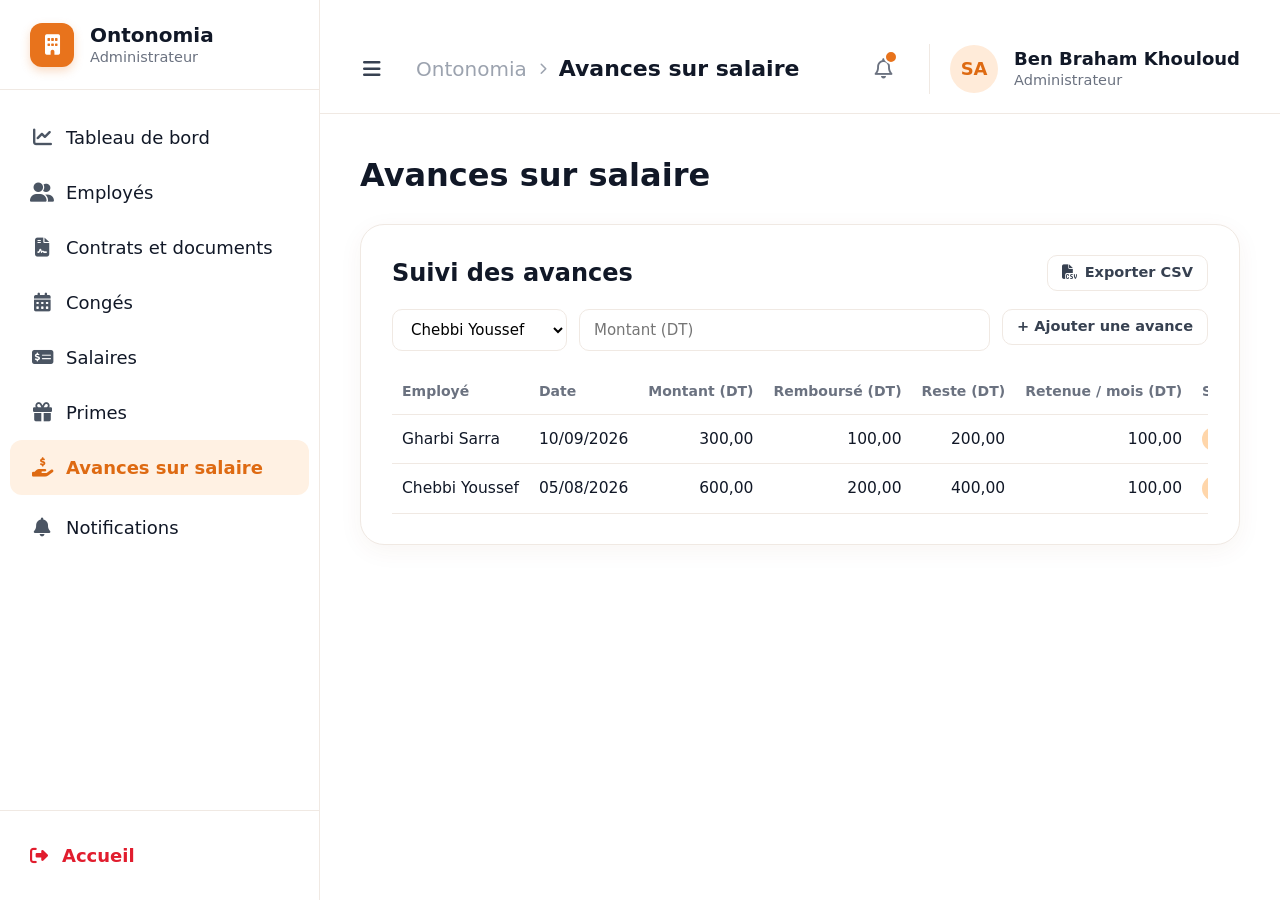
<file: advances.html>
<!doctype html>
<html lang="fr">
    <head>
        <meta charset="utf-8">
        <meta name="viewport" content="width=device-width,initial-scale=1">
        <title>Avances sur salaire</title>
        <link rel="stylesheet" href="https://cdnjs.cloudflare.com/ajax/libs/font-awesome/6.5.2/css/all.min.css">
        <link rel="stylesheet" href="css/style.css">
        <link rel="stylesheet" href="css/dashboard.css">
        <link rel="stylesheet" href="css/modules.css">
    </head>
    <body data-page="advances">
        <main class="content">
            <h1>Avances sur salaire</h1>
            <section class="card panel">
                <h2>Suivi des avances</h2>
                <form class="toolbar" id="f-avance">
                    <select id="a-emp"></select>
                    <input id="a-montant" type="number" min="1" placeholder="Montant (DT)" required>
                    <button class="btn">+ Ajouter une avance</button>
                </form>
                <div class="table-scroll">
                    <table id="t-avances"></table>
                </div>
            </section>
        </main>
        <script src="js/layout.js"></script>
        <script src="js/main.js"></script>
        <script src="js/modules.js"></script>
    </body>
</html>
</file>
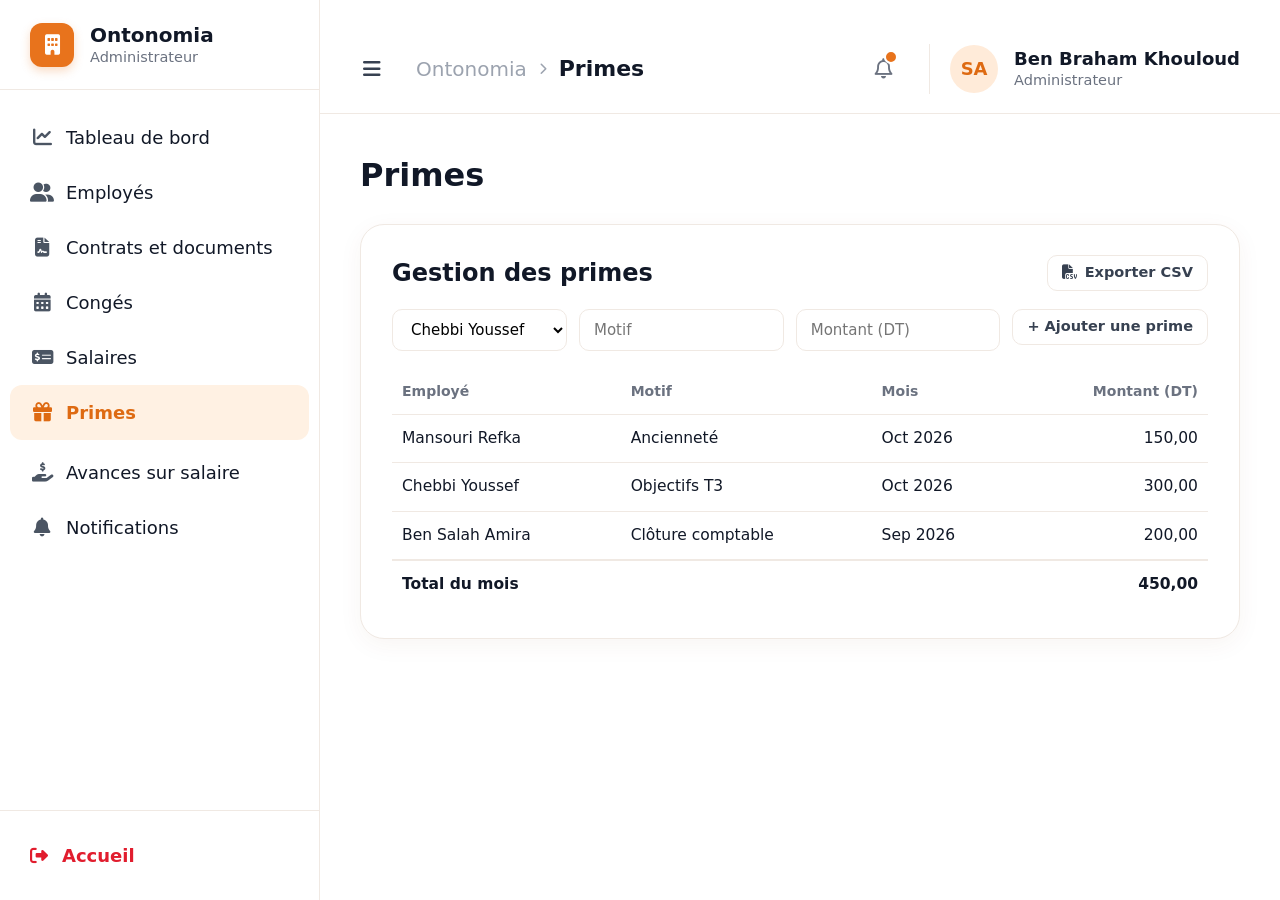
<file: bonuses.html>
<!doctype html>
<html lang="fr">
    <head>
        <meta charset="utf-8">
        <meta name="viewport" content="width=device-width,initial-scale=1">
        <title>Primes</title>
        <link rel="stylesheet" href="https://cdnjs.cloudflare.com/ajax/libs/font-awesome/6.5.2/css/all.min.css">
        <link rel="stylesheet" href="css/style.css">
        <link rel="stylesheet" href="css/dashboard.css">
        <link rel="stylesheet" href="css/modules.css">
    </head>
    <body data-page="bonuses">
        <main class="content">
            <h1>Primes</h1>
            <section class="card panel">
                <h2>Gestion des primes</h2>
                <form class="toolbar" id="f-prime">
                    <select id="p-emp"></select>
                    <input id="p-motif" placeholder="Motif" required>
                    <input id="p-montant" type="number" min="1" placeholder="Montant (DT)" required>
                    <button class="btn">+ Ajouter une prime</button>
                </form>
                <div class="table-scroll">
                    <table id="t-primes"></table>
                </div>
            </section>
        </main>
        <script src="js/layout.js"></script>
        <script src="js/main.js"></script>
        <script src="js/modules.js"></script>
    </body>
</html>
</file>
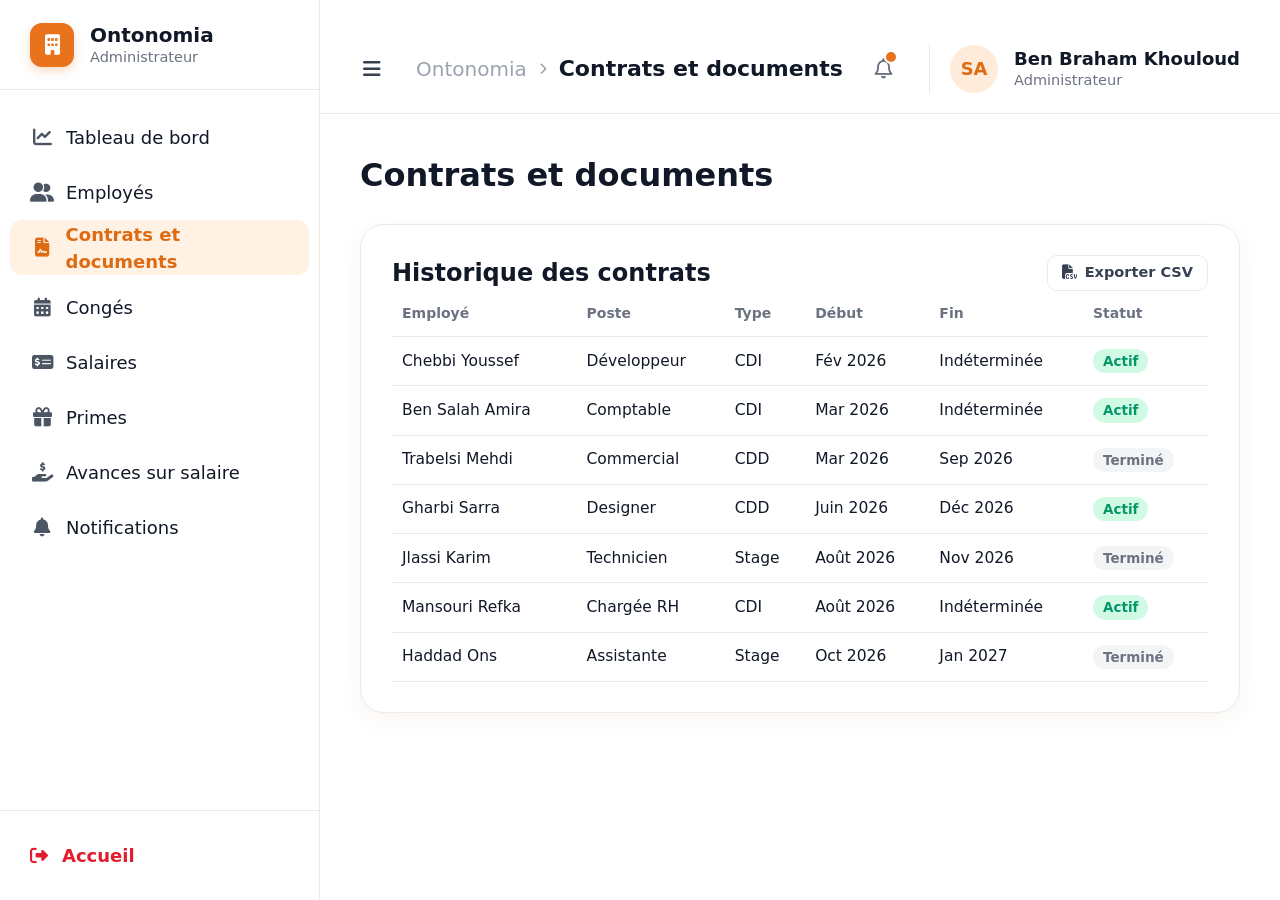
<file: contracts.html>
<!doctype html>
<html lang="fr">
    <head>
        <meta charset="utf-8">
        <meta name="viewport" content="width=device-width,initial-scale=1">
        <title>Contrats et documents</title>
        <link rel="stylesheet" href="https://cdnjs.cloudflare.com/ajax/libs/font-awesome/6.5.2/css/all.min.css">
        <link rel="stylesheet" href="css/style.css">
        <link rel="stylesheet" href="css/dashboard.css">
        <link rel="stylesheet" href="css/modules.css">
    </head>
    <body data-page="contracts">
        <main class="content">
            <h1>Contrats et documents</h1>
            <section class="card panel" id="contrats">
                <h2>Historique des contrats</h2>
                <div class="table-scroll">
                    <table id="t-contrats"></table>
                </div>
            </section>
        </main>
        <script src="js/layout.js"></script>
        <script src="js/main.js"></script>
        <script src="js/modules.js"></script>
    </body>
</html>
</file>
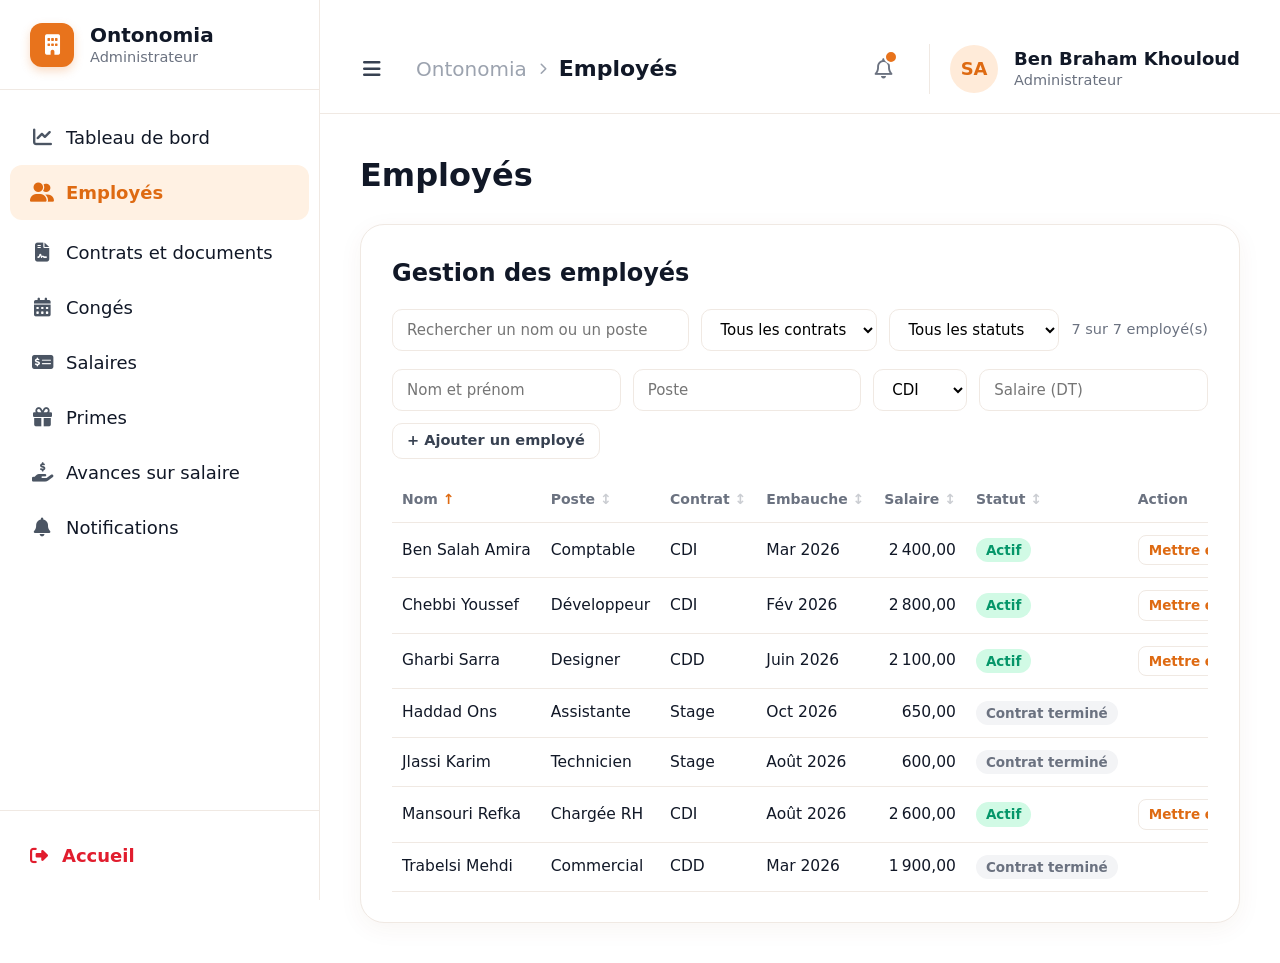
<file: employees.html>
<!doctype html>
<html lang="fr">
<head>
    <meta charset="utf-8">
    <meta name="viewport" content="width=device-width,initial-scale=1">
    <title>Employés</title>
    <link rel="stylesheet" href="https://cdnjs.cloudflare.com/ajax/libs/font-awesome/6.5.2/css/all.min.css">
    <link rel="stylesheet" href="css/style.css">
    <link rel="stylesheet" href="css/dashboard.css">
    <link rel="stylesheet" href="css/modules.css">
</head>

<body data-page="employees">
    <main class="content">
        <h1>Employés</h1>

        <section class="card panel">
            <h2>Gestion des employés</h2>

            <div class="toolbar">
                <input type="search" id="f-q" placeholder="Rechercher un nom ou un poste">

                <select id="f-contrat">
                    <option value="">Tous les contrats</option>
                    <option>CDI</option>
                    <option>CDD</option>
                    <option>Stage</option>
                </select>

                <select id="f-statut">
                    <option value="">Tous les statuts</option>
                    <option>Actif</option>
                    <option>En congé</option>
                    <option>Contrat terminé</option>
                </select>

                <span class="count" id="count"></span>
            </div>

            <form class="toolbar" id="f-employe">
                <input id="e-nom" placeholder="Nom et prénom" required>
                <input id="e-poste" placeholder="Poste" required>

                <select id="e-contrat">
                    <option>CDI</option>
                    <option>CDD</option>
                    <option>Stage</option>
                </select>

                <input id="e-salaire" type="number" min="0" step=".01" placeholder="Salaire (DT)" required>

                <button class="btn">+ Ajouter un employé</button>
            </form>

            <div class="table-scroll">
                <table>
                    <thead>
                        <tr>
                            <th data-key="nom">
                                <button class="sort">Nom</button>
                            </th>
                            <th data-key="poste">
                                <button class="sort">Poste</button>
                            </th>
                            <th data-key="contrat">
                                <button class="sort">Contrat</button>
                            </th>
                            <th data-key="mois">
                                <button class="sort">Embauche</button>
                            </th>
                            <th data-key="salaire" class="num">
                                <button class="sort">Salaire</button>
                            </th>
                            <th data-key="statut">
                                <button class="sort">Statut</button>
                            </th>
                            <th>Action</th>
                        </tr>
                    </thead>
                    <tbody id="tbody"></tbody>
                </table>
            </div>
        </section>
    </main>

    <script src="js/layout.js"></script>
    <script src="js/main.js"></script>
</body>
</html>
</file>
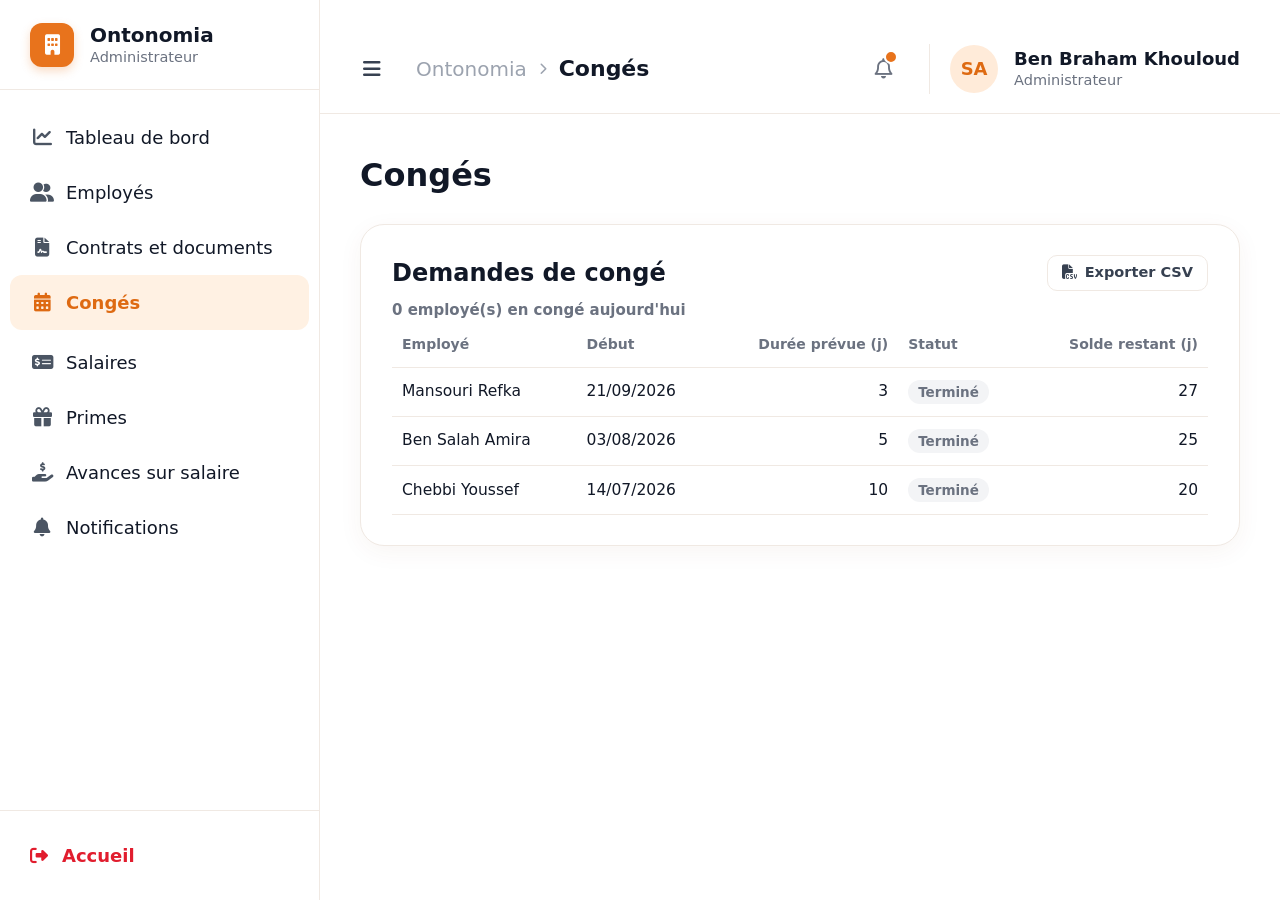
<file: leaves.html>
<!doctype html>
<html lang="fr">
    <head>
        <meta charset="utf-8">
        <meta name="viewport" content="width=device-width,initial-scale=1">
        <title>Congés</title>
        <link rel="stylesheet" href="https://cdnjs.cloudflare.com/ajax/libs/font-awesome/6.5.2/css/all.min.css">
        <link rel="stylesheet" href="css/style.css">
        <link rel="stylesheet" href="css/dashboard.css">
        <link rel="stylesheet" href="css/modules.css">
    </head>
    <body data-page="leaves">
        <main class="content">
            <h1>Congés</h1>
            <section class="card panel" id="conges">
                <h2>Demandes de congé</h2>
                <div class="table-scroll">
                    <table id="t-conges"></table>
                </div>
            </section>
        </main>
        <script src="js/layout.js"></script>
        <script src="js/main.js"></script>
        <script src="js/modules.js"></script>
    </body>
</html>
</file>
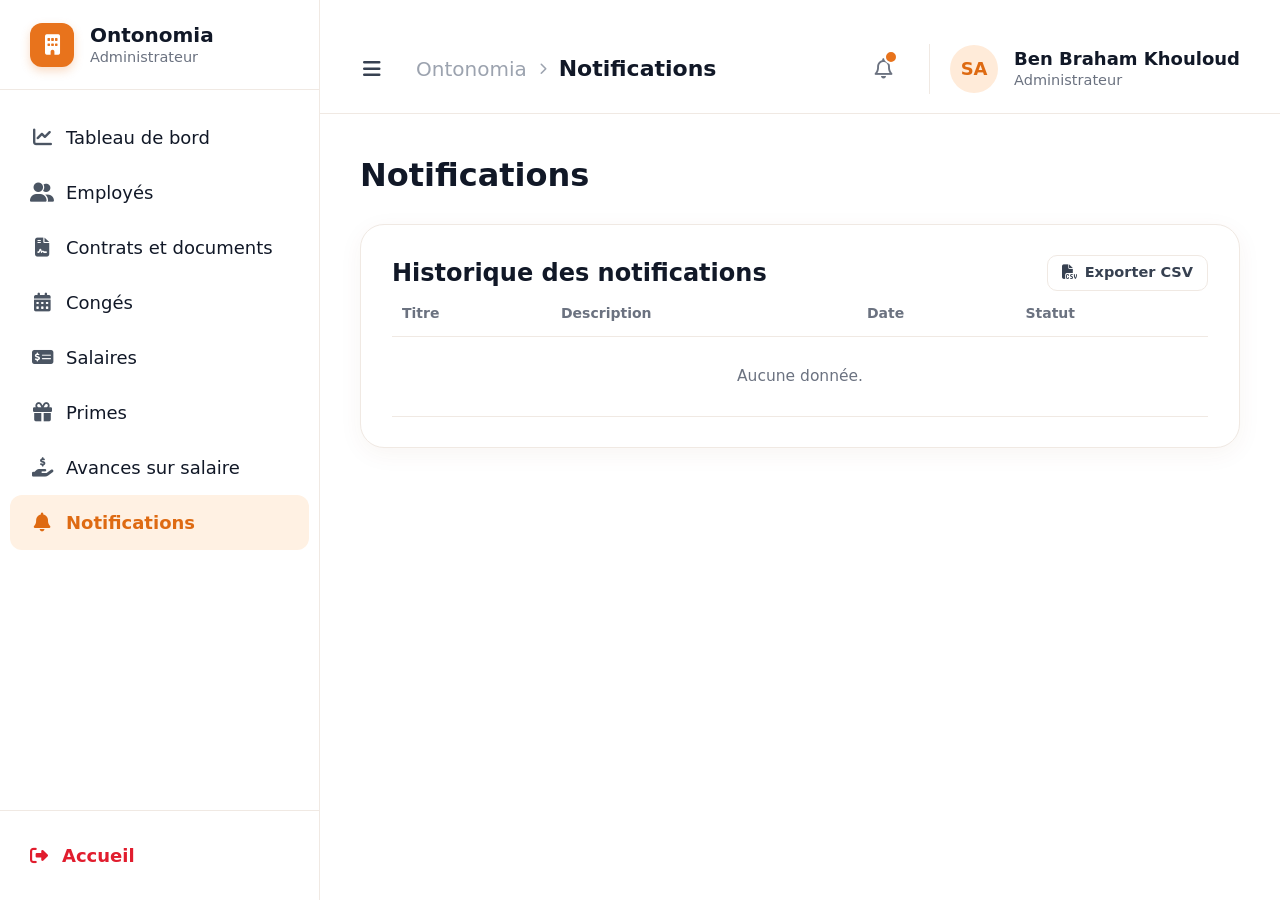
<file: notifications.html>
<!doctype html>
<html lang="fr">
    <head>
        <meta charset="utf-8">
        <meta name="viewport" content="width=device-width,initial-scale=1">
        <title>Notifications</title>
        <link rel="stylesheet" href="https://cdnjs.cloudflare.com/ajax/libs/font-awesome/6.5.2/css/all.min.css">
        <link rel="stylesheet" href="css/style.css">
        <link rel="stylesheet" href="css/dashboard.css">
        <link rel="stylesheet" href="css/modules.css">
    </head>
    <body data-page="notifications">
        <main class="content">
            <h1>Notifications</h1>
            <section class="card panel">
                <h2>Historique des notifications</h2>
                <div class="table-scroll">
                    <table id="t-notifications"></table>
                </div>
            </section>
        </main>
        <script src="js/layout.js"></script>
        <script src="js/main.js"></script>
        <script src="js/modules.js"></script>
    </body>
</html>
</file>
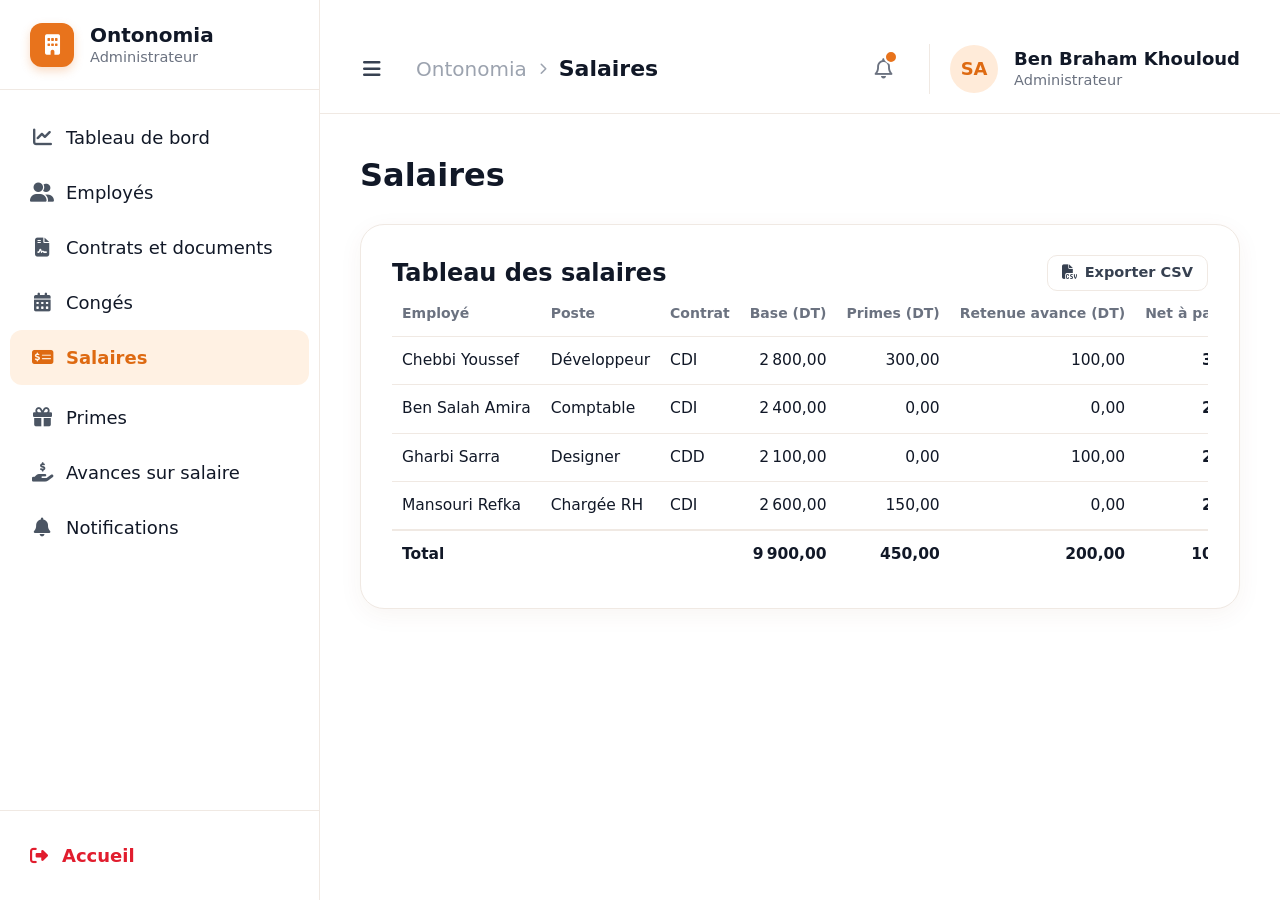
<file: salaries.html>
<!doctype html>
<html lang="fr">
    <head>
        <meta charset="utf-8">
        <meta name="viewport" content="width=device-width,initial-scale=1">
        <title>Salaires</title>
        <link rel="stylesheet" href="https://cdnjs.cloudflare.com/ajax/libs/font-awesome/6.5.2/css/all.min.css">
        <link rel="stylesheet" href="css/style.css">
        <link rel="stylesheet" href="css/dashboard.css">
        <link rel="stylesheet" href="css/modules.css">
    </head>
    <body data-page="salaries">
        <main class="content">
            <h1>Salaires</h1>
            <section class="card panel">
                <h2>Tableau des salaires</h2>
                <div class="table-scroll">
                    <table id="t-salaires"></table>
                </div>
            </section>
        </main>
        <script src="js/layout.js"></script>
        <script src="js/main.js"></script>
        <script src="js/modules.js"></script>
    </body>
</html>
</file>
<file: css/style.css>
:root {
  --orange: #e8731c;
  --orange-text: #de6a12;
  --rust: #9c3100;
  --peach: #ffd6aa;
  --peach-soft: #fff1e3;
  --cream: #fff4ea;

  --ink: #111827;
  --ink-2: #374151;
  --muted: #6b7280;
  --soft: #9ca3af;
  --line: #f0e9e3;

  --green: #059669;
  --green-bg: #d1fae5;
  --red: #dc2626;
  --red-bg: #fee2e2;
  --blue: #2563eb;
  --blue-bg: #dbeafe;

  --radius: 24px;
  --sidebar-w: 320px;
}

*,
*::before,
*::after {
  box-sizing: border-box;
  margin: 0;
  padding: 0;
}

html {
  font-family: "Figtree", system-ui, -apple-system, "Segoe UI", Roboto, Arial, sans-serif;
  color: var(--ink);
  background: #fff;
  -webkit-font-smoothing: antialiased;
}

body {
  min-height: 100vh;
  font-size: 16px;
  line-height: 1.5;
}

a {
  color: inherit;
  text-decoration: none;
}

ul {
  list-style: none;
}

button {
  font: inherit;
  color: inherit;
  background: none;
  border: 0;
  cursor: pointer;
}

.menu-toggle {
  position: absolute;
  opacity: 0;
  pointer-events: none;
}



.sidebar {
  position: fixed;
  top: 0;
  bottom: 0;
  left: 0;
  z-index: 30;
  width: var(--sidebar-w);
  display: flex;
  flex-direction: column;
  background: #fff;
  border-right: 1px solid var(--line);
  transition: transform 0.25s ease;
}

.brand {
  flex: none;
  height: 90px;
  display: flex;
  align-items: center;
  gap: 16px;
  padding: 0 30px;
  border-bottom: 1px solid var(--line);
}

.brand-icon {
  width: 44px;
  height: 44px;
  border-radius: 12px;
  background: var(--orange);
  color: #fff;
  display: grid;
  place-items: center;
  font-size: 20px;
  box-shadow: 0 4px 10px rgba(232, 115, 28, 0.25);
}

.brand strong {
  display: block;
  font-size: 20px;
  line-height: 24px;
  font-weight: 700;
}

.brand small {
  display: block;
  font-size: 14.5px;
  line-height: 20px;
  color: var(--muted);
}

.nav {
  flex: 1;
  overflow-y: auto;
  padding: 20px 10px;
  scrollbar-width: none;
}

.nav::-webkit-scrollbar {
  display: none;
}

.nav-link {
  display: flex;
  align-items: center;
  height: 55px;
  padding: 0 15px 0 20px;
  border-radius: 12px;
  font-size: 18px;
  font-weight: 500;
  color: var(--ink);
  cursor: pointer;
  list-style: none;
}

.nav-link .ico {
  width: 24px;
  margin-right: 12px;
  text-align: center;
  font-size: 19px;
  color: #4b5563;
}

.nav-link.active {
  margin-bottom: 5px;
  background: var(--peach-soft);
  color: var(--orange-text);
  font-weight: 600;
}

.nav-link.active .ico {
  color: var(--orange-text);
}

summary::-webkit-details-marker {
  display: none;
}

.chev {
  margin-left: auto;
  font-size: 13px;
  color: var(--muted);
  transition: transform 0.2s ease;
}

details:not([open]) > summary .chev {
  transform: rotate(-90deg);
}

.sub {
  padding-top: 6px;
}

.sub a {
  display: flex;
  align-items: center;
  height: 35px;
  padding-left: 50px;
  font-size: 18px;
  color: var(--ink-2);
}

.sub a:hover {
  color: var(--orange-text);
}

.subgroup {
  margin-top: 6px;
}

.subgroup > summary {
  display: flex;
  align-items: center;
  height: 44px;
  padding-left: 50px;
  font-size: 18px;
  font-weight: 500;
  color: var(--ink);
  cursor: pointer;
  list-style: none;
}

.subgroup .chev {
  margin-right: 0;
}

.subsub {
  padding-top: 5px;
}

.subsub a {
  padding-left: 75px;
}

.logout {
  flex: none;
  height: 90px;
  display: flex;
  align-items: center;
  padding: 0 30px;
  border-top: 1px solid var(--line);
}

.logout a {
  display: flex;
  align-items: center;
  gap: 14px;
  font-size: 18px;
  font-weight: 600;
  color: #e11d2e;
}


.main {
  margin-left: var(--sidebar-w);
  transition: margin-left 0.25s ease;
}

.menu-toggle:checked ~ .sidebar {
  transform: translateX(-100%);
}

.menu-toggle:checked ~ .main {
  margin-left: 0;
}

.topbar {
  position: sticky;
  top: 0;
  z-index: 20;
  height: 90px;
  display: flex;
  align-items: center;
  padding: 0 40px;
  background: rgba(255, 255, 255, 0.82);
  -webkit-backdrop-filter: blur(12px);
  backdrop-filter: blur(12px);
  border-bottom: 1px solid var(--line);
}

.burger {
  width: 24px;
  display: grid;
  place-items: center;
  font-size: 20px;
  color: var(--ink-2);
  cursor: pointer;
}

.crumbs {
  display: flex;
  align-items: center;
  gap: 12px;
  margin-left: 32px;
}

.crumb-parent {
  font-size: 20px;
  color: var(--soft);
}

.crumbs .fa-chevron-right {
  font-size: 12px;
  color: var(--soft);
}

.crumb-current {
  font-size: 22px;
  font-weight: 600;
  color: var(--ink);
}

.topbar-right {
  margin-left: auto;
  display: flex;
  align-items: center;
}

.bell {
  position: relative;
  width: 44px;
  height: 44px;
  display: grid;
  place-items: center;
  font-size: 20px;
  color: var(--muted);
}

.bell-dot {
  position: absolute;
  top: 5px;
  left: 24px;
  width: 10px;
  height: 10px;
  border-radius: 50%;
  background: var(--orange);
  border: 2px solid #fff;
  box-sizing: content-box;
  margin: -2px;
}

.separator {
  width: 1px;
  height: 50px;
  margin: 0 20px 0 23px;
  background: var(--line);
}

.user {
  display: flex;
  align-items: center;
  gap: 16px;
}

.avatar {
  width: 48px;
  height: 48px;
  border-radius: 50%;
  background: #ffebd9;
  color: var(--orange-text);
  display: grid;
  place-items: center;
  font-size: 18px;
  font-weight: 700;
}

.user-text {
  line-height: 1.2;
}

.user-text strong {
  display: block;
  font-size: 18px;
  font-weight: 600;
}

.user-text small {
  display: block;
  margin-top: 2px;
  font-size: 14.5px;
  color: var(--muted);
}

.user-chev {
  font-size: 13px;
  color: var(--muted);
  margin-left: -1px;
}



.content {
  padding: 41px 40px 40px;
}

h1 {
  margin-bottom: 29px;
  font-size: 32px;
  line-height: 40px;
  font-weight: 700;
}

.card {
  background: #fff;
  border: 1px solid var(--line);
  border-radius: var(--radius);
  box-shadow: 0 6px 24px rgba(120, 60, 10, 0.05);
}

.grid-4 {
  display: grid;
  grid-template-columns: repeat(4, 1fr);
  gap: 26px;
}


.stat {
  padding: 25px;
  min-height: 187px;
}

.stat-head {
  display: flex;
  justify-content: space-between;
  align-items: flex-start;
  gap: 12px;
}

.stat-label {
  padding-top: 1px;
  font-size: 14px;
  line-height: 18px;
  font-weight: 500;
  letter-spacing: 0.06em;
  text-transform: uppercase;
  color: var(--muted);
}

.chip {
  flex: none;
  width: 45px;
  height: 45px;
  border-radius: 12px;
  display: grid;
  place-items: center;
  font-size: 19px;
}

.chip-rust   { background: var(--rust);   color: #fff; }
.chip-orange { background: var(--orange); color: #fff; }
.chip-pink   { background: var(--red-bg); color: #e11d48; }
.chip-green  { background: var(--green-bg); color: #10b981; }
.chip-amber  { background: #ffe8cc; color: var(--orange); }
.chip-blue   { background: var(--blue-bg); color: #3b82f6; }
.chip-red    { background: var(--red-bg); color: #e11d2e; }

.stat-value {
  margin-top: 20px;
  font-size: 40px;
  line-height: 48px;
  font-weight: 700;
  letter-spacing: -0.01em;
}

.stat-note {
  margin-top: 3px;
  font-size: 15px;
  line-height: 20px;
  color: var(--soft);
}

.stat-balance {
  font-size: 24px;
  line-height: 35px;
  font-weight: 700;
}

.stat-head + .stat-balance {
  margin-top: 21px;
}

.positive { color: #16a34a; }
.negative { color: #ef2b3a; }


.section-head {
  display: flex;
  justify-content: space-between;
  align-items: center;
  margin: 29px 0 13px;
}

.section-head h2 {
  font-size: 18px;
  line-height: 28px;
  font-weight: 600;
  letter-spacing: 0.02em;
  text-transform: uppercase;
}

.section-links {
  display: flex;
  gap: 14px;
}

.section-links a {
  font-size: 14.5px;
  font-weight: 600;
  color: var(--orange-text);
}

.section-links .fa-arrow-right {
  margin-left: 2px;
  font-size: 12px;
}


.row {
  display: grid;
  grid-template-columns: 983fr 476fr;
  gap: 32px;
  margin-top: 42px;
}

.panel {
  padding: 30px 31px;
}

.panel h2 {
  font-size: 24px;
  line-height: 36px;
  font-weight: 600;
}

.chart-card {
  position: relative;
  min-height: 492px;
}

.chart {
  display: grid;
  grid-template-columns: repeat(10, 1fr);
  gap: 15px;
  margin-top: 39px;
}

.col {
  position: relative;
  display: flex;
  flex-direction: column;
  justify-content: flex-end;
  height: 222px;
}

.bar {
  display: block;
  height: 6px;
  border-radius: 8px 8px 0 0;
  background: var(--peach);
}

.bar-peak {
  height: 192px;
}

.bar-current {
  height: 53px;
  background: var(--rust);
}

.lbl {
  display: block;
  height: 30px;
  padding-top: 10px;
  text-align: center;
  font-size: 15px;
  line-height: 20px;
  color: var(--soft);
}

.tip {
  position: absolute;
  top: -40px;
  left: 50%;
  transform: translateX(-50%);
  min-width: 25px;
  height: 30px;
  padding: 0 8px;
  border-radius: 6px;
  background: #111;
  color: #fff;
  display: grid;
  place-items: center;
  font-size: 14px;
  font-weight: 700;
}

.panel-head {
  display: flex;
  justify-content: space-between;
  align-items: center;
}

.panel-head a {
  font-size: 15px;
  font-weight: 600;
  color: var(--orange-text);
}

.notif-list {
  margin-top: 24px;
}

.notif {
  display: flex;
  align-items: flex-start;
  gap: 14px;
}

.notif + .notif {
  margin-top: 23px;
}

.notif-icon {
  flex: none;
  width: 46px;
  height: 46px;
  border-radius: 50%;
  background: var(--peach-soft);
  color: var(--orange);
  display: grid;
  place-items: center;
  font-size: 16px;
}

.notif-title {
  font-size: 18px;
  line-height: 28px;
  font-weight: 600;
}

.notif-text {
  font-size: 17px;
  line-height: 26px;
  color: #4b5563;
}

.notif-time {
  font-size: 15px;
  line-height: 22px;
  color: var(--soft);
}


@media (max-width: 1280px) {
  .grid-4 {
    grid-template-columns: repeat(2, 1fr);
  }

  .row {
    grid-template-columns: 1fr;
  }

  .chart-card {
    min-height: 0;
  }
}

@media (max-width: 900px) {
  .sidebar {
    transform: translateX(-100%);
  }

  .main {
    margin-left: 0;
  }

  .menu-toggle:checked ~ .sidebar {
    transform: none;
    box-shadow: 0 0 40px rgba(0, 0, 0, 0.18);
  }

  .topbar {
    padding: 0 20px;
  }

  .content {
    padding: 28px 20px 32px;
  }

  .crumb-parent,
  .crumbs .fa-chevron-right {
    display: none;
  }

  .crumbs {
    margin-left: 20px;
  }

  .table-head {
    flex-direction: column;
    align-items: flex-start;
    justify-content: center;
    gap: 0;
  }
}

@media (max-width: 600px) {
  .grid-4 {
    grid-template-columns: 1fr;
  }

  h1 {
    font-size: 26px;
    line-height: 34px;
  }

  .user-text,
  .user-chev,
  .separator {
    display: none;
  }

  .separator {
    margin: 0;
  }

  .user {
    margin-left: 12px;
  }

  .section-head {
    flex-direction: column;
    align-items: flex-start;
    gap: 6px;
  }

  .chart {
    gap: 6px;
  }

  .lbl {
    font-size: 12px;
  }

  .panel {
    padding: 24px 20px;
  }
}
</file>
<file: css/dashboard.css>
.live{
    display:flex;
    flex-wrap:wrap;
    align-items:center;
    gap:12px;
    margin:-14px 0 24px;
    font-size:15px;
    color:var(--muted)
}
.live-dot{
    width:9px;
    height:9px;
    border-radius:50%;
    background:var(--green)
}
.live.paused .live-dot{
    background:var(--soft)
}
.btn{
    height:36px;
    padding:0 14px;
    border:1px solid var(--line);
    border-radius:10px;
    background:#fff;
    font-size:14.5px;
    font-weight:600;
    color:var(--ink-2)
}
.btn:hover{
    border-color:var(--orange);
    color:var(--orange-text)
}
:is(.btn,.sort,.row-act,.toolbar input,.toolbar select):focus-visible{
    outline:2px solid var(--orange);
    outline-offset:2px
}
.chart-wrap{
    position:relative;
    height:300px;
    margin-top:24px
}
.chart-wrap.small{
    height:260px
}
.toolbar{
    display:flex;
    flex-wrap:wrap;
    gap:12px;
    margin:18px 0
}
.toolbar input,.toolbar select{
    height:42px;
    padding:0 14px;
    border:1px solid var(--line);
    border-radius:10px;
    background:#fff;
    font:inherit;
    font-size:15px
}
.toolbar input{
    flex:1;
    min-width:180px}
.count{
    margin-left:auto;
    align-self:center;
    font-size:14.5px;
    color:var(--muted)
}
.table-scroll{
    overflow-x:auto
}
table{
    width:100%;
    border-collapse:collapse;
    font-size:15.5px
}
th,td{
    padding:12px 10px;
    text-align:left;
    border-bottom:1px solid var(--line);
    white-space:nowrap
}
th{
    font-weight:600;
    color:var(--muted);
    font-size:14px
}
.sort{
    font:inherit;
    font-weight:600;
    color:inherit
}
.sort::after{
    content:" \2195";
    opacity:.35
}
th[aria-sort=ascending] .sort::after{
    content:" \2191";
    opacity:1;
    color:var(--orange-text)
}
th[aria-sort=descending] .sort::after{
    content:" \2193";
    opacity:1;
    color:var(--orange-text)
}
td.num,th.num{
    text-align:right
}
.badge{
    display:inline-block;
    padding:2px 10px;
    border-radius:99px;
    font-size:13.5px;
    font-weight:600
}
.b-actif{
    background:var(--green-bg);
    color:var(--green)
}
.b-conge{
    background:var(--peach);
    color:var(--rust)
}
.b-fin{
    background:#f3f4f6;
    color:var(--muted)
}
.row-act{
    padding:4px 10px;
    border:1px solid var(--line);
    border-radius:8px;
    font-size:13.5px;
    font-weight:600;
    color:var(--orange-text)
}
.row-act:hover{
    background:var(--peach-soft)
}
.empty{
    padding:28px;
    text-align:center;
    color:var(--muted)
}
.notif-list{
    max-height:380px;
    overflow-y:auto
}
@media (prefers-reduced-motion:reduce){
    *{transition:none!important}}

.sr-only{
    position:absolute;
    width:1px;
    height:1px;
    overflow:hidden;
    clip:rect(0 0 0 0)
}
.chart-message{
    padding:24px;
    text-align:center;
    color:var(--muted)
}
</file>
<file: css/modules.css>
.module{
    margin-top:24px;
    scroll-margin-top:90px
}
#employes{
    scroll-margin-top:90px
}
.module .toolbar{
    margin:18px 0 8px
}
.module .toolbar input[type=number]{
    flex:0 1 180px
}
tfoot td{
    font-weight:700;
    border-top:2px solid var(--line);
    border-bottom:0
}
:is(.toolbar button):focus-visible{
    outline:2px solid var(--orange);
    outline-offset:2px
}
.export{
    float:right;
    margin-left:12px
}
.export i{
    margin-right:8px
}
.conges-count{
    margin:8px 0 0;
    font-size:15px;
    font-weight:600;
    color:var(--muted)
}
</file>
